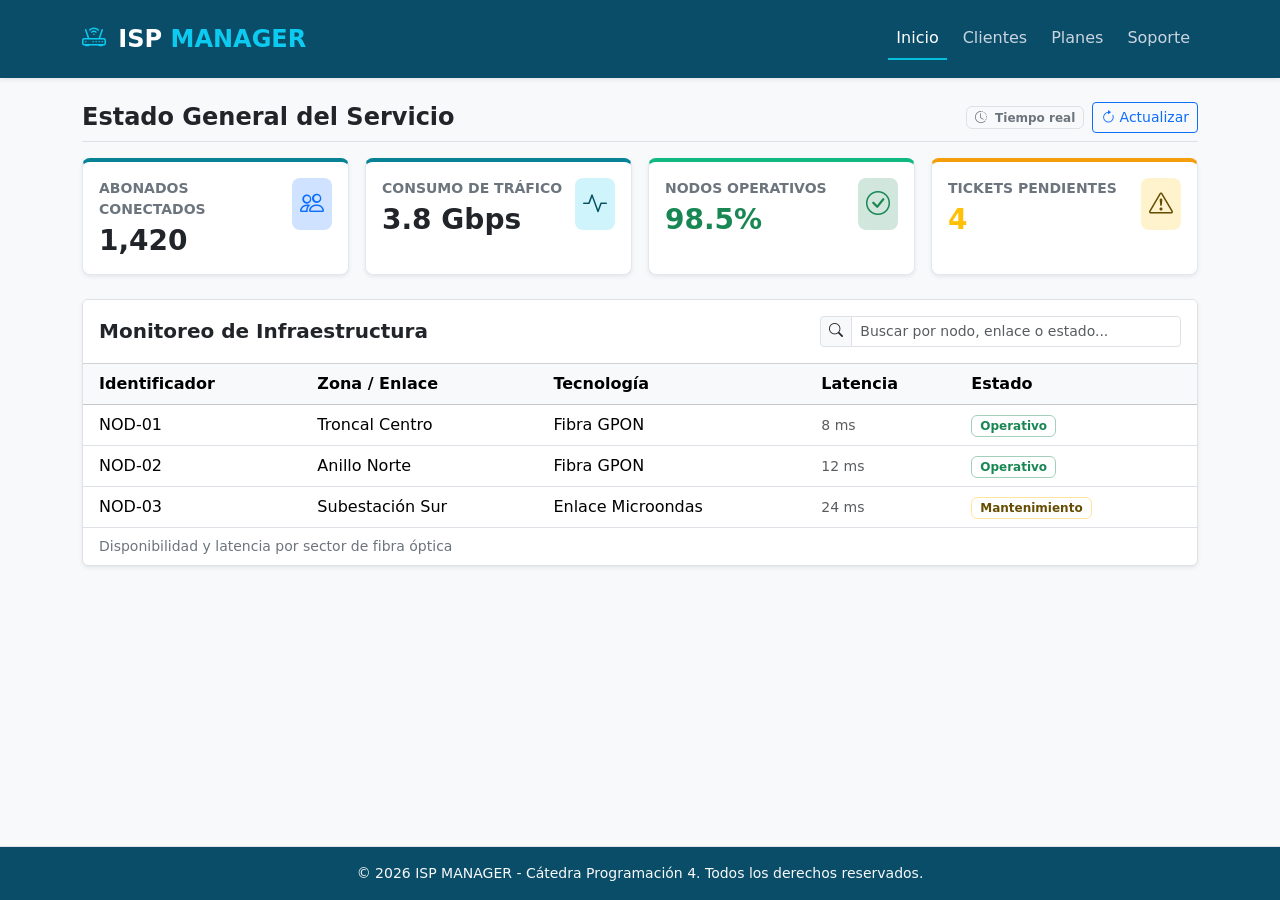
<file: index.html>
<!doctype html>
<html lang="es">
  <head>
    <meta charset="UTF-8" />
    <meta name="viewport" content="width=device-width, initial-scale=1.0" />

    <title>ISP MANAGER - Sistema de Gestión y Monitoreo de Red</title>
    <meta
      name="description"
      content="Panel de administración y monitoreo de infraestructura para proveedores de internet (ISP). Gestión de abonados, tráfico de red y estado de nodos."
    />
    <meta
      name="keywords"
      content="ISP MANAGER, gestion de redes, fibra optica, monitoreo de nodos, telecomunicaciones, panel isp"
    />
    <meta name="author" content="Eduardo Albarracín - Alexis Lencina" />

    <meta property="og:title" content="ISP MANAGER - Panel de Control" />
    <meta
      property="og:description"
      content="Administración integral de abonados y monitoreo en tiempo real de nodos de conectividad."
    />
    <meta property="og:type" content="website" />

    <!-- Bootstrap 5.3.3 CSS -->
    <link
      href="https://cdn.jsdelivr.net/npm/bootstrap@5.3.3/dist/css/bootstrap.min.css"
      rel="stylesheet"
      integrity="sha384-QWTKZyjpPEjISv5WaRU9OFeRpok6YctnYmDr5pNlyT2bRjXh0JMhjY6hW+ALEwIH"
      crossorigin="anonymous"
    />

    <!-- Bootstrap Icons -->
    <link
      rel="stylesheet"
      href="https://cdn.jsdelivr.net/npm/bootstrap-icons@1.11.3/font/bootstrap-icons.min.css"
    />

    <!-- Estilos locales -->
    <link rel="stylesheet" href="style.css" />
  </head>
  <body class="d-flex flex-column min-vh-100 bg-light">
    <!-- Navegación Principal -->
    <header>
      <nav
        class="navbar navbar-expand-lg navbar-dark bg-isp-primary shadow-sm py-3"
      >
        <div class="container">
          <a class="navbar-brand fw-bold fs-4" href="index.html">
            <i class="bi bi-router text-info me-1"></i> ISP
            <span class="text-info">MANAGER</span>
          </a>
          <button
            class="navbar-toggler"
            type="button"
            data-bs-toggle="collapse"
            data-bs-target="#navGlobal"
            aria-controls="navGlobal"
            aria-expanded="false"
            aria-label="Abrir navegación"
          >
            <span class="navbar-toggler-icon"></span>
          </button>
          <div class="collapse navbar-collapse" id="navGlobal">
            <ul class="navbar-nav ms-auto mb-2 mb-lg-0 gap-lg-2">
              <li class="nav-item">
                <a class="nav-link active" aria-current="page" href="index.html"
                  >Inicio</a
                >
              </li>
              <li class="nav-item">
                <a class="nav-link" href="clientes.html">Clientes</a>
              </li>
              <li class="nav-item">
                <a class="nav-link" href="planes.html">Planes</a>
              </li>
              <li class="nav-item">
                <a class="nav-link" href="soporte.html">Soporte</a>
              </li>
            </ul>
          </div>
        </div>
      </nav>
    </header>

    <!-- Contenido Principal -->
    <main class="container my-4 flex-grow-1">
      <!-- Métricas del Dashboard -->
      <section class="mb-4">
        <div
          class="d-flex flex-wrap align-items-center justify-content-between mb-3 border-bottom pb-2 gap-2"
        >
          <h2 class="h4 text-dark mb-0 fw-bold">Estado General del Servicio</h2>
          <div class="d-flex align-items-center gap-2">
            <span
              id="badge-tiempo-real"
              class="badge text-bg-light border text-secondary"
            >
              <i class="bi bi-clock-history me-1"></i> Tiempo real
            </span>
            <button
              id="btn-refrescar-metricas"
              class="btn btn-sm btn-outline-primary"
              title="Actualizar métricas"
            >
              <i class="bi bi-arrow-clockwise"></i> Actualizar
            </button>
          </div>
        </div>

        <div class="row g-3">
          <div class="col-12 col-sm-6 col-lg-3">
            <div class="card card-metric h-100 shadow-sm">
              <div class="card-body">
                <div class="d-flex justify-content-between align-items-start">
                  <div>
                    <p
                      class="text-secondary text-uppercase fw-semibold small mb-1"
                    >
                      Abonados Conectados
                    </p>
                    <h3 class="fw-bold mb-0 text-dark">1,420</h3>
                  </div>
                  <div class="bg-primary-subtle text-primary p-2 rounded-3">
                    <i class="bi bi-people fs-4"></i>
                  </div>
                </div>
              </div>
            </div>
          </div>

          <div class="col-12 col-sm-6 col-lg-3">
            <div class="card card-metric h-100 shadow-sm">
              <div class="card-body">
                <div class="d-flex justify-content-between align-items-start">
                  <div>
                    <p
                      class="text-secondary text-uppercase fw-semibold small mb-1"
                    >
                      Consumo de Tráfico
                    </p>
                    <h3 id="metrica-trafico" class="fw-bold mb-0 text-dark">
                      3.8 Gbps
                    </h3>
                  </div>
                  <div class="bg-info-subtle text-info-emphasis p-2 rounded-3">
                    <i class="bi bi-activity fs-4"></i>
                  </div>
                </div>
              </div>
            </div>
          </div>

          <div class="col-12 col-sm-6 col-lg-3">
            <div class="card card-metric border-ok h-100 shadow-sm">
              <div class="card-body">
                <div class="d-flex justify-content-between align-items-start">
                  <div>
                    <p
                      class="text-secondary text-uppercase fw-semibold small mb-1"
                    >
                      Nodos Operativos
                    </p>
                    <h3 class="fw-bold mb-0 text-success">98.5%</h3>
                  </div>
                  <div class="bg-success-subtle text-success p-2 rounded-3">
                    <i class="bi bi-check-circle fs-4"></i>
                  </div>
                </div>
              </div>
            </div>
          </div>

          <div class="col-12 col-sm-6 col-lg-3">
            <div class="card card-metric border-alert h-100 shadow-sm">
              <div class="card-body">
                <div class="d-flex justify-content-between align-items-start">
                  <div>
                    <p
                      class="text-secondary text-uppercase fw-semibold small mb-1"
                    >
                      Tickets Pendientes
                    </p>
                    <h3 class="fw-bold mb-0 text-warning">4</h3>
                  </div>
                  <div
                    class="bg-warning-subtle text-warning-emphasis p-2 rounded-3"
                  >
                    <i class="bi bi-exclamation-triangle fs-4"></i>
                  </div>
                </div>
              </div>
            </div>
          </div>
        </div>
      </section>

      <!-- Monitoreo de Infraestructura -->
      <section>
        <div class="card shadow-sm border">
          <div
            class="card-header bg-white py-3 d-flex flex-wrap justify-content-between align-items-center gap-2"
          >
            <h2 class="h5 mb-0 fw-bold text-dark">
              Monitoreo de Infraestructura
            </h2>
            <div class="col-12 col-md-4">
              <div class="input-group input-group-sm">
                <span class="input-group-text bg-light"
                  ><i class="bi bi-search"></i
                ></span>
                <input
                  type="search"
                  id="buscar-nodo"
                  class="form-control"
                  placeholder="Buscar por nodo, enlace o estado..."
                />
              </div>
            </div>
          </div>
          <div class="card-body p-0">
            <div class="table-responsive">
              <table class="table table-hover align-middle mb-0">
                <caption class="px-3 small text-secondary">
                  Disponibilidad y latencia por sector de fibra óptica
                </caption>
                <thead class="table-light">
                  <tr>
                    <th scope="col" class="ps-3">Identificador</th>
                    <th scope="col">Zona / Enlace</th>
                    <th scope="col">Tecnología</th>
                    <th scope="col">Latencia</th>
                    <th scope="col" class="pe-3">Estado</th>
                  </tr>
                </thead>
                <tbody id="tabla-nodos-body">
                  <tr>
                    <td class="ps-3 fw-medium">NOD-01</td>
                    <td>Troncal Centro</td>
                    <td>Fibra GPON</td>
                    <td><span class="text-muted small">8 ms</span></td>
                    <td class="pe-3">
                      <span
                        class="badge text-bg-success-subtle text-success border border-success-subtle px-2 py-1"
                        >Operativo</span
                      >
                    </td>
                  </tr>
                  <tr>
                    <td class="ps-3 fw-medium">NOD-02</td>
                    <td>Anillo Norte</td>
                    <td>Fibra GPON</td>
                    <td><span class="text-muted small">12 ms</span></td>
                    <td class="pe-3">
                      <span
                        class="badge text-bg-success-subtle text-success border border-success-subtle px-2 py-1"
                        >Operativo</span
                      >
                    </td>
                  </tr>
                  <tr>
                    <td class="ps-3 fw-medium">NOD-03</td>
                    <td>Subestación Sur</td>
                    <td>Enlace Microondas</td>
                    <td><span class="text-muted small">24 ms</span></td>
                    <td class="pe-3">
                      <span
                        class="badge text-bg-warning-subtle text-warning-emphasis border border-warning-subtle px-2 py-1"
                        >Mantenimiento</span
                      >
                    </td>
                  </tr>
                </tbody>
              </table>
            </div>
          </div>
        </div>
      </section>
    </main>

    <!-- Footer -->
    <footer class="bg-isp-primary text-secondary py-3 text-center border-top">
      <div class="container">
        <p class="mb-0 text-light small">
          &copy; 2026 ISP MANAGER - Cátedra Programación 4. Todos los derechos
          reservados.
        </p>
      </div>
    </footer>

    <!-- Bootstrap 5.3.3 JS Bundle -->
    <script
      src="https://cdn.jsdelivr.net/npm/bootstrap@5.3.3/dist/js/bootstrap.bundle.min.js"
      integrity="sha384-YvpcrYf0tY3lHB60NNkmXc5s9fDVZLESaAA55NDzOxhy9GkcIdslK1eN7N6jIeHz"
      crossorigin="anonymous"
    ></script>

    <!-- JavaScript del Proyecto (TP4) -->
    <script src="js/main.js"></script>
  </body>
</html>
</file>
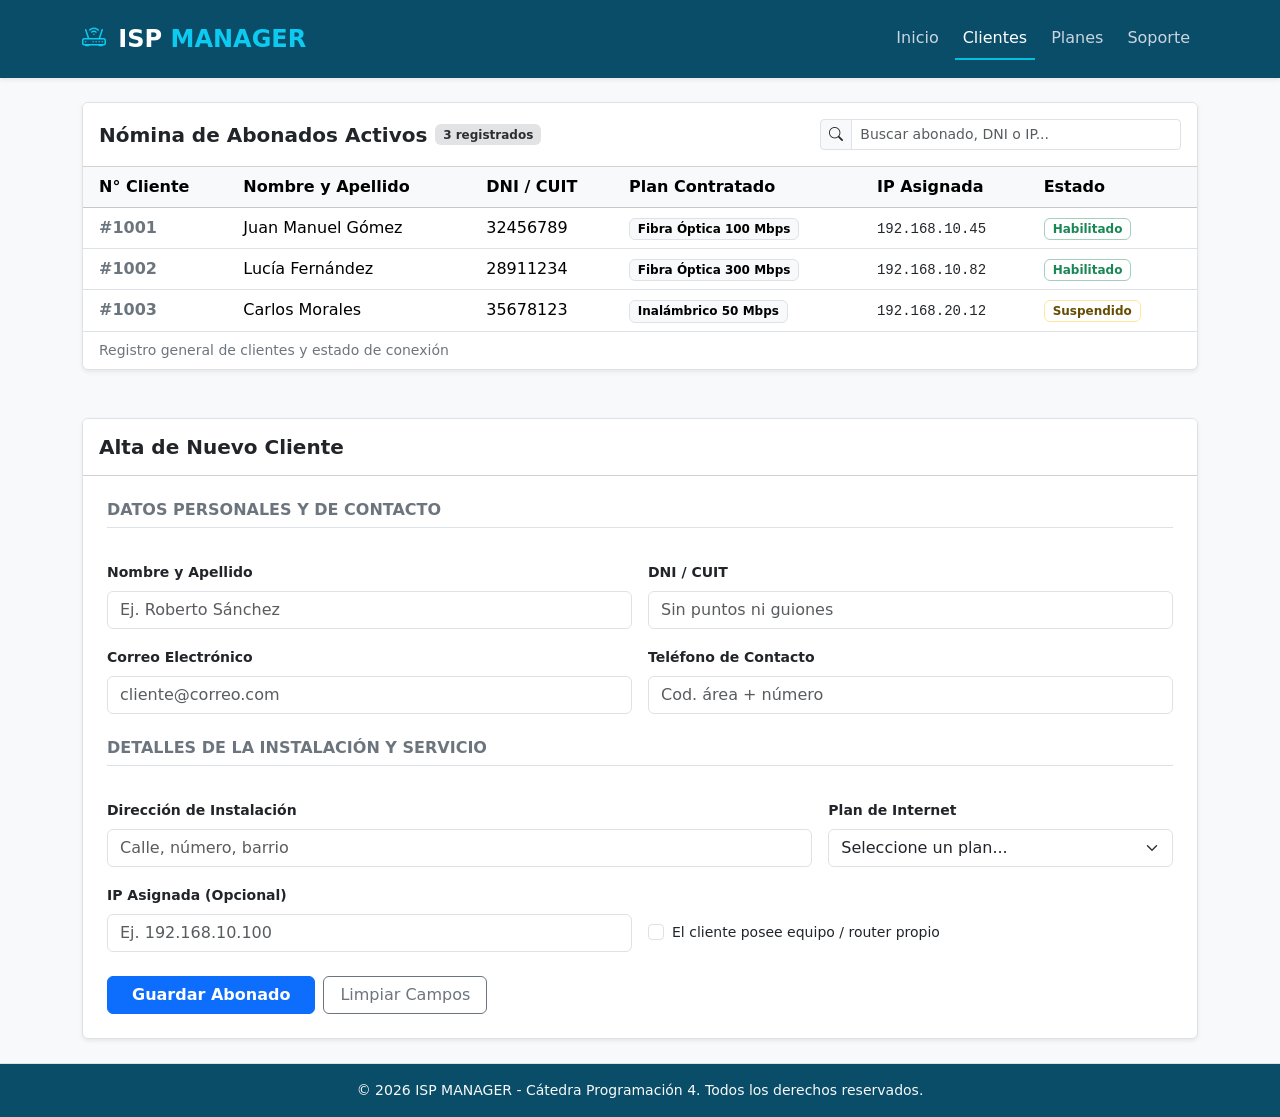
<file: clientes.html>
<!doctype html>
<html lang="es">
  <head>
    <meta charset="UTF-8" />
    <meta name="viewport" content="width=device-width, initial-scale=1.0" />
    <title>ISP MANAGER - Gestión de Clientes</title>
    <meta
      name="description"
      content="Nómina y registro de altas para clientes del sistema de gestión de ISP."
    />

    <!-- Bootstrap 5.3.3 CSS -->
    <link
      href="https://cdn.jsdelivr.net/npm/bootstrap@5.3.3/dist/css/bootstrap.min.css"
      rel="stylesheet"
      integrity="sha384-QWTKZyjpPEjISv5WaRU9OFeRpok6YctnYmDr5pNlyT2bRjXh0JMhjY6hW+ALEwIH"
      crossorigin="anonymous"
    />

    <!-- Bootstrap Icons -->
    <link
      rel="stylesheet"
      href="https://cdn.jsdelivr.net/npm/bootstrap-icons@1.11.3/font/bootstrap-icons.min.css"
    />

    <!-- Estilos locales -->
    <link rel="stylesheet" href="style.css" />
  </head>
  <body class="d-flex flex-column min-vh-100 bg-light">
    <!-- Navegación Principal -->
    <header>
      <nav
        class="navbar navbar-expand-lg navbar-dark bg-isp-primary shadow-sm py-3"
      >
        <div class="container">
          <a class="navbar-brand fw-bold fs-4" href="index.html">
            <i class="bi bi-router text-info me-1"></i> ISP
            <span class="text-info">MANAGER</span>
          </a>
          <button
            class="navbar-toggler"
            type="button"
            data-bs-toggle="collapse"
            data-bs-target="#navGlobal"
            aria-controls="navGlobal"
            aria-expanded="false"
            aria-label="Abrir navegación"
          >
            <span class="navbar-toggler-icon"></span>
          </button>
          <div class="collapse navbar-collapse" id="navGlobal">
            <ul class="navbar-nav ms-auto mb-2 mb-lg-0 gap-lg-2">
              <li class="nav-item">
                <a class="nav-link" href="index.html">Inicio</a>
              </li>
              <li class="nav-item">
                <a
                  class="nav-link active"
                  aria-current="page"
                  href="clientes.html"
                  >Clientes</a
                >
              </li>
              <li class="nav-item">
                <a class="nav-link" href="planes.html">Planes</a>
              </li>
              <li class="nav-item">
                <a class="nav-link" href="soporte.html">Soporte</a>
              </li>
            </ul>
          </div>
        </div>
      </nav>
    </header>

    <!-- Contenido Principal -->
    <main class="container my-4 flex-grow-1">
      <!-- Contenedor dinámico de alertas generado por JS -->
      <div id="alerta-cliente-contenedor"></div>

      <!-- Tabla de Clientes Activos -->
      <section class="mb-5">
        <div class="card shadow-sm border">
          <div
            class="card-header bg-white py-3 d-flex flex-wrap justify-content-between align-items-center gap-2"
          >
            <div class="d-flex align-items-center gap-2">
              <h2 class="h5 mb-0 fw-bold text-dark">
                Nómina de Abonados Activos
              </h2>
              <span
                id="contador-clientes"
                class="badge bg-secondary-subtle text-secondary-emphasis"
                >3 registrados</span
              >
            </div>
            <div class="col-12 col-md-4">
              <div class="input-group input-group-sm">
                <span class="input-group-text bg-light"
                  ><i class="bi bi-search"></i
                ></span>
                <input
                  type="search"
                  id="buscar-cliente"
                  class="form-control"
                  placeholder="Buscar abonado, DNI o IP..."
                />
              </div>
            </div>
          </div>
          <div class="card-body p-0">
            <div class="table-responsive">
              <table class="table table-hover align-middle mb-0">
                <caption class="px-3 small text-secondary">
                  Registro general de clientes y estado de conexión
                </caption>
                <thead class="table-light">
                  <tr>
                    <th scope="col" class="ps-3">N° Cliente</th>
                    <th scope="col">Nombre y Apellido</th>
                    <th scope="col">DNI / CUIT</th>
                    <th scope="col">Plan Contratado</th>
                    <th scope="col">IP Asignada</th>
                    <th scope="col" class="pe-3">Estado</th>
                  </tr>
                </thead>
                <tbody id="tabla-clientes-body">
                  <tr>
                    <td class="ps-3 fw-semibold text-secondary">#1001</td>
                    <td class="fw-medium">Juan Manuel Gómez</td>
                    <td>32456789</td>
                    <td>
                      <span class="badge text-bg-light border"
                        >Fibra Óptica 100 Mbps</span
                      >
                    </td>
                    <td><code class="text-dark">192.168.10.45</code></td>
                    <td class="pe-3">
                      <span
                        class="badge text-bg-success-subtle text-success border border-success-subtle px-2 py-1"
                        >Habilitado</span
                      >
                    </td>
                  </tr>
                  <tr>
                    <td class="ps-3 fw-semibold text-secondary">#1002</td>
                    <td class="fw-medium">Lucía Fernández</td>
                    <td>28911234</td>
                    <td>
                      <span class="badge text-bg-light border"
                        >Fibra Óptica 300 Mbps</span
                      >
                    </td>
                    <td><code class="text-dark">192.168.10.82</code></td>
                    <td class="pe-3">
                      <span
                        class="badge text-bg-success-subtle text-success border border-success-subtle px-2 py-1"
                        >Habilitado</span
                      >
                    </td>
                  </tr>
                  <tr>
                    <td class="ps-3 fw-semibold text-secondary">#1003</td>
                    <td class="fw-medium">Carlos Morales</td>
                    <td>35678123</td>
                    <td>
                      <span class="badge text-bg-light border"
                        >Inalámbrico 50 Mbps</span
                      >
                    </td>
                    <td><code class="text-dark">192.168.20.12</code></td>
                    <td class="pe-3">
                      <span
                        class="badge text-bg-warning-subtle text-warning-emphasis border border-warning-subtle px-2 py-1"
                        >Suspendido</span
                      >
                    </td>
                  </tr>
                </tbody>
              </table>
            </div>
          </div>
        </div>
      </section>

      <!-- Formulario de Alta de Cliente -->
      <section>
        <div class="card shadow-sm border">
          <div class="card-header bg-white py-3">
            <h2 class="h5 mb-0 fw-bold text-dark">Alta de Nuevo Cliente</h2>
          </div>
          <div class="card-body p-4">
            <form id="form-nuevo-cliente" action="#" method="post">
              <!-- Fieldset 1: Datos Personales -->
              <fieldset class="mb-4">
                <legend
                  class="h6 text-uppercase fw-bold text-secondary border-bottom pb-2 mb-3"
                >
                  Datos Personales y de Contacto
                </legend>
                <div class="row g-3">
                  <div class="col-12 col-md-6">
                    <label for="nombre" class="form-label fw-semibold small"
                      >Nombre y Apellido</label
                    >
                    <input
                      type="text"
                      class="form-control"
                      id="nombre"
                      name="nombre"
                      placeholder="Ej. Roberto Sánchez"
                      required
                    />
                  </div>
                  <div class="col-12 col-md-6">
                    <label for="dni" class="form-label fw-semibold small"
                      >DNI / CUIT</label
                    >
                    <input
                      type="number"
                      class="form-control"
                      id="dni"
                      name="dni"
                      placeholder="Sin puntos ni guiones"
                      required
                    />
                  </div>
                  <div class="col-12 col-md-6">
                    <label for="email" class="form-label fw-semibold small"
                      >Correo Electrónico</label
                    >
                    <input
                      type="email"
                      class="form-control"
                      id="email"
                      name="email"
                      placeholder="cliente@correo.com"
                      required
                    />
                  </div>
                  <div class="col-12 col-md-6">
                    <label for="telefono" class="form-label fw-semibold small"
                      >Teléfono de Contacto</label
                    >
                    <input
                      type="tel"
                      class="form-control"
                      id="telefono"
                      name="telefono"
                      placeholder="Cod. área + número"
                    />
                  </div>
                </div>
              </fieldset>

              <!-- Fieldset 2: Detalles del Servicio -->
              <fieldset class="mb-4">
                <legend
                  class="h6 text-uppercase fw-bold text-secondary border-bottom pb-2 mb-3"
                >
                  Detalles de la Instalación y Servicio
                </legend>
                <div class="row g-3">
                  <div class="col-12 col-md-8">
                    <label for="direccion" class="form-label fw-semibold small"
                      >Dirección de Instalación</label
                    >
                    <input
                      type="text"
                      class="form-control"
                      id="direccion"
                      name="direccion"
                      placeholder="Calle, número, barrio"
                      required
                    />
                  </div>
                  <div class="col-12 col-md-4">
                    <label for="plan" class="form-label fw-semibold small"
                      >Plan de Internet</label
                    >
                    <select class="form-select" id="plan" name="plan" required>
                      <option value="" disabled selected>
                        Seleccione un plan...
                      </option>
                      <option value="fibra_100">Fibra Óptica 100 Mbps</option>
                      <option value="fibra_300">Fibra Óptica 300 Mbps</option>
                      <option value="fibra_600">Fibra Óptica 600 Mbps</option>
                      <option value="radio_50">
                        Enlace Inalámbrico 50 Mbps
                      </option>
                    </select>
                  </div>
                  <div class="col-12 col-md-6">
                    <label for="ip" class="form-label fw-semibold small"
                      >IP Asignada (Opcional)</label
                    >
                    <input
                      type="text"
                      class="form-control"
                      id="ip"
                      name="ip"
                      placeholder="Ej. 192.168.10.100"
                    />
                  </div>
                  <div class="col-12 col-md-6 d-flex align-items-end">
                    <div class="form-check mb-2">
                      <input
                        class="form-check-input"
                        type="checkbox"
                        id="router_propio"
                        name="router_propio"
                        value="si"
                      />
                      <label class="form-check-label small" for="router_propio">
                        El cliente posee equipo / router propio
                      </label>
                    </div>
                  </div>
                </div>
              </fieldset>

              <!-- Acciones -->
              <div class="d-flex gap-2">
                <button type="submit" class="btn btn-primary px-4 fw-semibold">
                  Guardar Abonado
                </button>
                <button type="reset" class="btn btn-outline-secondary px-3">
                  Limpiar Campos
                </button>
              </div>
            </form>
          </div>
        </div>
      </section>
    </main>

    <!-- Footer -->
    <footer class="bg-isp-primary text-secondary py-3 text-center border-top">
      <div class="container">
        <p class="mb-0 text-light small">
          &copy; 2026 ISP MANAGER - Cátedra Programación 4. Todos los derechos
          reservados.
        </p>
      </div>
    </footer>

    <!-- Bootstrap 5.3.3 JS Bundle -->
    <script
      src="https://cdn.jsdelivr.net/npm/bootstrap@5.3.3/dist/js/bootstrap.bundle.min.js"
      integrity="sha384-YvpcrYf0tY3lHB60NNkmXc5s9fDVZLESaAA55NDzOxhy9GkcIdslK1eN7N6jIeHz"
      crossorigin="anonymous"
    ></script>

    <!-- JavaScript del Proyecto (TP4) -->
    <script src="js/main.js"></script>
  </body>
</html>
</file>
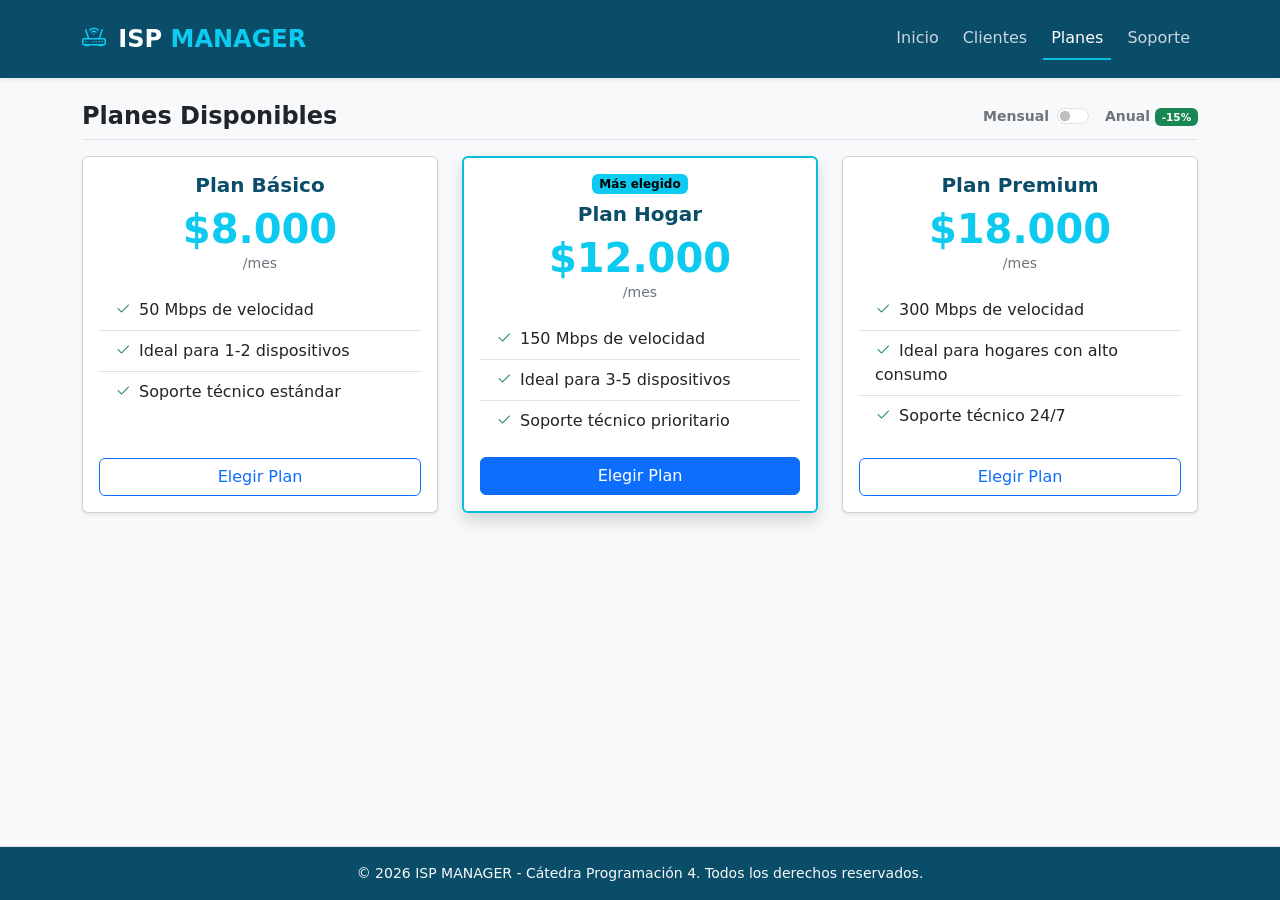
<file: planes.html>
<!doctype html>
<html lang="es">
  <head>
    <meta charset="UTF-8" />
    <meta name="viewport" content="width=device-width, initial-scale=1.0" />

    <title>ISP MANAGER - Planes Disponibles</title>
    <meta
      name="description"
      content="Conocé los planes de conectividad disponibles para tus clientes ISP: velocidades, precios y características."
    />
    <meta name="author" content="Eduardo Albarracín - Alexis Lencina" />

    <!-- Bootstrap 5.3.3 CSS -->
    <link
  href="https://cdn.jsdelivr.net/npm/bootstrap@5.3.3/dist/css/bootstrap.min.css"
  rel="stylesheet"
  crossorigin="anonymous"
    />

    <!-- Bootstrap Icons -->
    <link
      rel="stylesheet"
      href="https://cdn.jsdelivr.net/npm/bootstrap-icons@1.11.3/font/bootstrap-icons.min.css"
    />

    <!-- Estilos locales -->
    <link rel="stylesheet" href="style.css" />
  </head>
  <body class="d-flex flex-column min-vh-100 bg-light">
    <header>
      <nav
        class="navbar navbar-expand-lg navbar-dark bg-isp-primary shadow-sm py-3"
      >
        <div class="container">
          <a class="navbar-brand fw-bold fs-4" href="index.html">
            <i class="bi bi-router text-info me-1"></i> ISP
            <span class="text-info">MANAGER</span>
          </a>
          <button
            class="navbar-toggler"
            type="button"
            data-bs-toggle="collapse"
            data-bs-target="#navGlobal"
            aria-controls="navGlobal"
            aria-expanded="false"
            aria-label="Abrir navegación"
          >
            <span class="navbar-toggler-icon"></span>
          </button>
          <div class="collapse navbar-collapse" id="navGlobal">
            <ul class="navbar-nav ms-auto mb-2 mb-lg-0 gap-lg-2">
              <li class="nav-item">
                <a class="nav-link" href="index.html">Inicio</a>
              </li>
              <li class="nav-item">
                <a class="nav-link" href="clientes.html">Clientes</a>
              </li>
              <li class="nav-item">
                <a class="nav-link active" aria-current="page" href="planes.html"
                  >Planes</a
                >
              </li>
              <li class="nav-item">
                <a class="nav-link" href="soporte.html">Soporte</a>
              </li>
            </ul>
          </div>
        </div>
      </nav>
    </header>

    <main class="container my-4 flex-grow-1">
      <section>
        <div
          class="d-flex flex-wrap align-items-center justify-content-between mb-3 border-bottom pb-2 gap-2"
        >
          <h2 class="h4 text-dark mb-0 fw-bold">Planes Disponibles</h2>

          <!-- Toggle de facturación -->
          <div class="d-flex align-items-center gap-2">
            <span class="small fw-semibold text-secondary">Mensual</span>
            <div class="form-check form-switch mb-0">
              <input
                class="form-check-input"
                type="checkbox"
                role="switch"
                id="toggle-facturacion"
              />
            </div>
            <span class="small fw-semibold text-secondary"
              >Anual <span class="badge text-bg-success">-15%</span></span
            >
          </div>
        </div>

        <div id="alerta-plan-contenedor"></div>

        <div class="row g-4">
          <div class="col-12 col-md-6 col-lg-4">
            <div
              class="card plan-card h-100 shadow-sm text-center"
              data-plan="Básico"
              data-precio-mensual="8000"
              data-precio-anual="6800"
            >
              <div class="card-body d-flex flex-column">
                <h3 class="h5 fw-bold text-isp-primary">Plan Básico</h3>
                <p class="display-6 fw-bold text-info mb-0 precio-plan">
                  $8.000
                </p>
                <p class="text-secondary small mb-3">/mes</p>
                <ul class="list-group list-group-flush text-start mb-3">
                  <li class="list-group-item">
                    <i class="bi bi-check2 text-success me-2"></i>50 Mbps de
                    velocidad
                  </li>
                  <li class="list-group-item">
                    <i class="bi bi-check2 text-success me-2"></i>Ideal para
                    1-2 dispositivos
                  </li>
                  <li class="list-group-item">
                    <i class="bi bi-check2 text-success me-2"></i>Soporte
                    técnico estándar
                  </li>
                </ul>
                <button class="btn btn-outline-primary mt-auto btn-elegir-plan">
                  Elegir Plan
                </button>
              </div>
            </div>
          </div>

          <div class="col-12 col-md-6 col-lg-4">
            <div
              class="card plan-card plan-destacado h-100 shadow border-0 text-center"
              data-plan="Hogar"
              data-precio-mensual="12000"
              data-precio-anual="10200"
            >
              <div class="card-body d-flex flex-column">
                <span class="badge text-bg-info align-self-center mb-2"
                  >Más elegido</span
                >
                <h3 class="h5 fw-bold text-isp-primary">Plan Hogar</h3>
                <p class="display-6 fw-bold text-info mb-0 precio-plan">
                  $12.000
                </p>
                <p class="text-secondary small mb-3">/mes</p>
                <ul class="list-group list-group-flush text-start mb-3">
                  <li class="list-group-item">
                    <i class="bi bi-check2 text-success me-2"></i>150 Mbps de
                    velocidad
                  </li>
                  <li class="list-group-item">
                    <i class="bi bi-check2 text-success me-2"></i>Ideal para
                    3-5 dispositivos
                  </li>
                  <li class="list-group-item">
                    <i class="bi bi-check2 text-success me-2"></i>Soporte
                    técnico prioritario
                  </li>
                </ul>
                <button class="btn btn-primary mt-auto btn-elegir-plan">
                  Elegir Plan
                </button>
              </div>
            </div>
          </div>

          <div class="col-12 col-md-6 col-lg-4">
            <div
              class="card plan-card h-100 shadow-sm text-center"
              data-plan="Premium"
              data-precio-mensual="18000"
              data-precio-anual="15300"
            >
              <div class="card-body d-flex flex-column">
                <h3 class="h5 fw-bold text-isp-primary">Plan Premium</h3>
                <p class="display-6 fw-bold text-info mb-0 precio-plan">
                  $18.000
                </p>
                <p class="text-secondary small mb-3">/mes</p>
                <ul class="list-group list-group-flush text-start mb-3">
                  <li class="list-group-item">
                    <i class="bi bi-check2 text-success me-2"></i>300 Mbps de
                    velocidad
                  </li>
                  <li class="list-group-item">
                    <i class="bi bi-check2 text-success me-2"></i>Ideal para
                    hogares con alto consumo
                  </li>
                  <li class="list-group-item">
                    <i class="bi bi-check2 text-success me-2"></i>Soporte
                    técnico 24/7
                  </li>
                </ul>
                <button class="btn btn-outline-primary mt-auto btn-elegir-plan">
                  Elegir Plan
                </button>
              </div>
            </div>
          </div>
        </div>
      </section>
    </main>

    <footer class="bg-isp-primary text-secondary py-3 text-center border-top">
      <div class="container">
        <p class="mb-0 text-light small">
          &copy; 2026 ISP MANAGER - Cátedra Programación 4. Todos los derechos
          reservados.
        </p>
      </div>
    </footer>

    <script
      src="https://cdn.jsdelivr.net/npm/bootstrap@5.3.3/dist/js/bootstrap.bundle.min.js"
      integrity="sha384-YvpcrYf0tY3lHB60NNkmXc5s9fDVZLESaAA55NDzOxhy9GkcIdslK1eN7N6jIeHz"
      crossorigin="anonymous"
    ></script>
    <!-- JavaScript propio -->
    <script src="js/main.js"></script>
  </body>
</html>
</file>
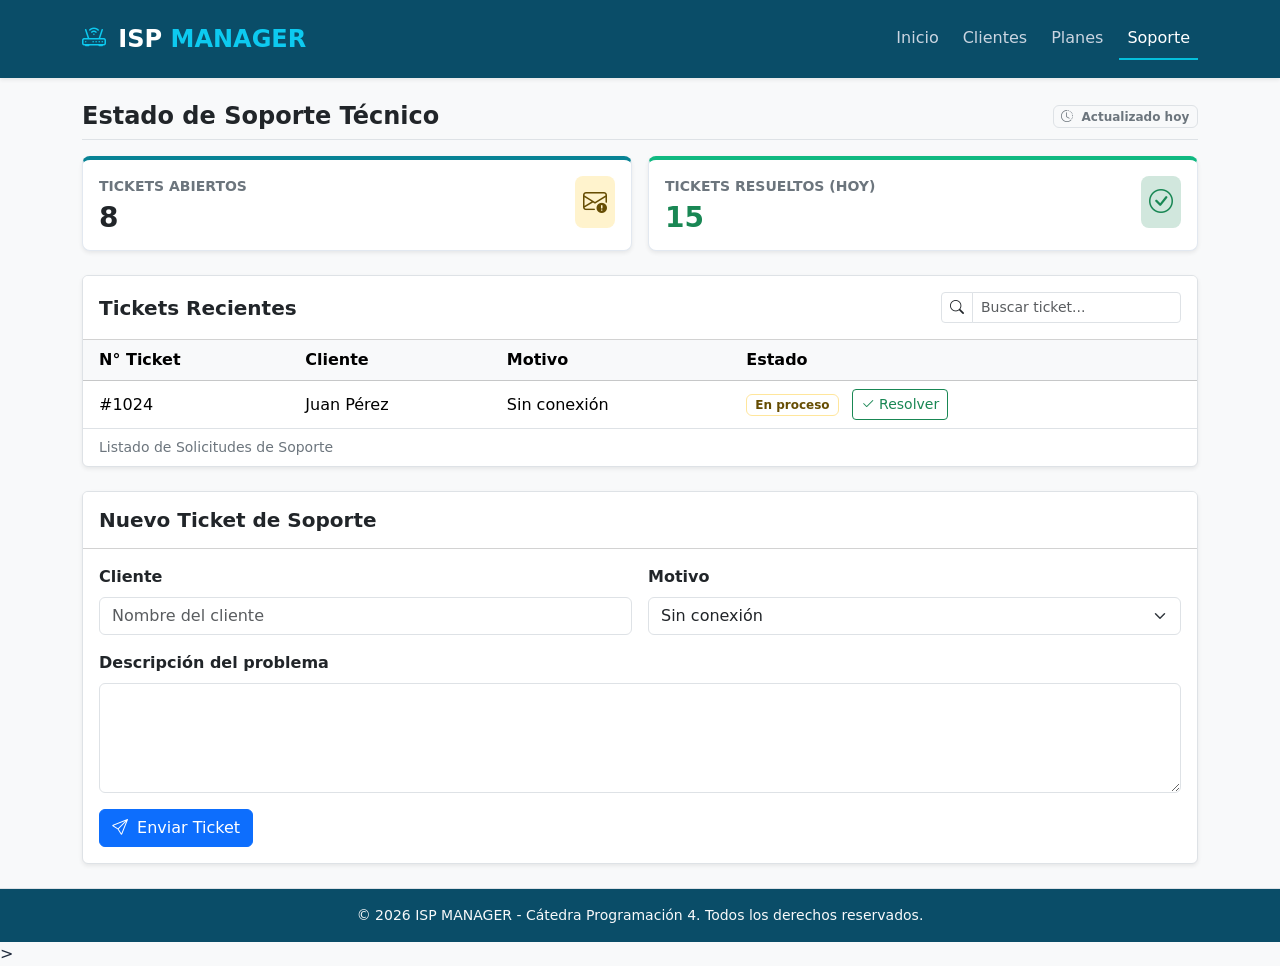
<file: soporte.html>
<!doctype html>
<html lang="es">
  <head>
    <meta charset="UTF-8" />
    <meta name="viewport" content="width=device-width, initial-scale=1.0" />

    <title>ISP MANAGER - Soporte Técnico</title>
    <meta
      name="description"
      content="Gestión de tickets de soporte técnico para clientes ISP: creación, seguimiento y resolución de incidencias."
    />
    <meta name="author" content="Eduardo Albarracín - Alexis Lencina" />

    <!-- Bootstrap 5.3.3 CSS -->
    <link
  href="https://cdn.jsdelivr.net/npm/bootstrap@5.3.3/dist/css/bootstrap.min.css"
  rel="stylesheet"
  crossorigin="anonymous"
    />

    <!-- Bootstrap Icons -->
    <link
      rel="stylesheet"
      href="https://cdn.jsdelivr.net/npm/bootstrap-icons@1.11.3/font/bootstrap-icons.min.css"
    />

    <!-- Estilos locales -->
    <link rel="stylesheet" href="style.css" />
  </head>
  <body class="d-flex flex-column min-vh-100 bg-light">
    <!-- Navegación Principal -->
    <header>
      <nav
        class="navbar navbar-expand-lg navbar-dark bg-isp-primary shadow-sm py-3"
      >
        <div class="container">
          <a class="navbar-brand fw-bold fs-4" href="index.html">
            <i class="bi bi-router text-info me-1"></i> ISP
            <span class="text-info">MANAGER</span>
          </a>
          <button
            class="navbar-toggler"
            type="button"
            data-bs-toggle="collapse"
            data-bs-target="#navGlobal"
            aria-controls="navGlobal"
            aria-expanded="false"
            aria-label="Abrir navegación"
          >
            <span class="navbar-toggler-icon"></span>
          </button>
          <div class="collapse navbar-collapse" id="navGlobal">
            <ul class="navbar-nav ms-auto mb-2 mb-lg-0 gap-lg-2">
              <li class="nav-item">
                <a class="nav-link" href="index.html">Inicio</a>
              </li>
              <li class="nav-item">
                <a class="nav-link" href="clientes.html">Clientes</a>
              </li>
              <li class="nav-item">
                <a class="nav-link" href="planes.html">Planes</a>
              </li>
              <li class="nav-item">
                <a class="nav-link active" aria-current="page" href="soporte.html"
                  >Soporte</a
                >
              </li>
            </ul>
          </div>
        </div>
      </nav>
    </header>

    <!-- Contenido Principal -->
    <main class="container my-4 flex-grow-1">
      <!-- Resumen de soporte -->
      <section class="mb-4">
        <div
          class="d-flex align-items-center justify-content-between mb-3 border-bottom pb-2"
        >
          <h2 class="h4 text-dark mb-0 fw-bold">Estado de Soporte Técnico</h2>
          <span class="badge text-bg-light border text-secondary"
            ><i class="bi bi-clock-history me-1"></i> Actualizado hoy</span
          >
        </div>

        <div class="row g-3">
          <div class="col-12 col-sm-6">
            <div class="card card-metric h-100 shadow-sm">
              <div class="card-body">
                <div class="d-flex justify-content-between align-items-start">
                  <div>
                    <p
                      class="text-secondary text-uppercase fw-semibold small mb-1"
                    >
                      Tickets Abiertos
                    </p>
                    <h3 class="fw-bold mb-0 text-dark" id="contador-tickets-abiertos">
                      8
                    </h3>
                  </div>
                  <div
                    class="bg-warning-subtle text-warning-emphasis p-2 rounded-3"
                  >
                    <i class="bi bi-envelope-exclamation fs-4"></i>
                  </div>
                </div>
              </div>
            </div>
          </div>

          <div class="col-12 col-sm-6">
            <div class="card card-metric border-ok h-100 shadow-sm">
              <div class="card-body">
                <div class="d-flex justify-content-between align-items-start">
                  <div>
                    <p
                      class="text-secondary text-uppercase fw-semibold small mb-1"
                    >
                      Tickets Resueltos (hoy)
                    </p>
                    <h3 class="fw-bold mb-0 text-success" id="contador-tickets-resueltos">
                      15
                    </h3>
                  </div>
                  <div class="bg-success-subtle text-success p-2 rounded-3">
                    <i class="bi bi-check-circle fs-4"></i>
                  </div>
                </div>
              </div>
            </div>
          </div>
        </div>
      </section>

      <!-- Tabla de tickets -->
      <section class="mb-4">
        <div class="card shadow-sm border">
          <div
            class="card-header bg-white py-3 d-flex flex-wrap justify-content-between align-items-center gap-2"
          >
            <h2 class="h5 mb-0 fw-bold text-dark">Tickets Recientes</h2>
            <div class="input-group input-group-sm" style="max-width: 240px">
              <span class="input-group-text bg-white"
                ><i class="bi bi-search"></i
              ></span>
              <input
                type="text"
                class="form-control"
                id="buscar-ticket"
                placeholder="Buscar ticket..."
              />
            </div>
          </div>
          <div class="card-body p-0">
            <div class="table-responsive">
              <table class="table table-hover align-middle mb-0">
                <caption class="px-3 small text-secondary">
                  Listado de Solicitudes de Soporte
                </caption>
                <thead class="table-light">
                  <tr>
                    <th scope="col" class="ps-3">N° Ticket</th>
                    <th scope="col">Cliente</th>
                    <th scope="col">Motivo</th>
                    <th scope="col" class="pe-3">Estado</th>
                  </tr>
                </thead>
                <tbody id="tabla-tickets-body">
                  <tr>
                    <td class="ps-3 fw-medium">#1024</td>
                    <td>Juan Pérez</td>
                    <td>Sin conexión</td>
                    <td class="pe-3">
                      <span
                        class="badge text-bg-warning-subtle text-warning-emphasis border border-warning-subtle px-2 py-1"
                        >En proceso</span
                      >
                      <button
                        type="button"
                        class="btn btn-sm btn-outline-success ms-2 btn-resolver-ticket"
                      >
                        <i class="bi bi-check2"></i> Resolver
                      </button>
                    </td>
                  </tr>
                </tbody>
              </table>
            </div>
          </div>
        </div>
      </section>

      <!-- Nuevo ticket -->
      <section>
        <div class="card shadow-sm border">
          <div class="card-header bg-white py-3">
            <h2 class="h5 mb-0 fw-bold text-dark">Nuevo Ticket de Soporte</h2>
          </div>
          <div class="card-body">
            <div id="alerta-ticket-contenedor"></div>
            <form id="form-nuevo-ticket" action="#" method="post" class="row g-3">
              <div class="col-12 col-md-6">
                <label for="cliente" class="form-label fw-semibold"
                  >Cliente</label
                >
                <input
                  type="text"
                  class="form-control"
                  id="cliente"
                  name="cliente"
                  placeholder="Nombre del cliente"
                  required
                />
              </div>
              <div class="col-12 col-md-6">
                <label for="motivo" class="form-label fw-semibold">Motivo</label>
                <select id="motivo" name="motivo" class="form-select">
                  <option value="sin-conexion">Sin conexión</option>
                  <option value="lentitud">Lentitud de red</option>
                  <option value="facturacion">Consulta de facturación</option>
                  <option value="otro">Otro</option>
                </select>
              </div>
              <div class="col-12">
                <label for="descripcion" class="form-label fw-semibold"
                  >Descripción del problema</label
                >
                <textarea
                  class="form-control"
                  id="descripcion"
                  name="descripcion"
                  rows="4"
                ></textarea>
              </div>
              <div class="col-12">
                <button type="submit" class="btn btn-primary">
                  <i class="bi bi-send me-1"></i> Enviar Ticket
                </button>
              </div>
            </form>
          </div>
        </div>
      </section>
    </main>

    <!-- Footer -->
    <footer class="bg-isp-primary text-secondary py-3 text-center border-top">
      <div class="container">
        <p class="mb-0 text-light small">
          &copy; 2026 ISP MANAGER - Cátedra Programación 4. Todos los derechos
          reservados.
        </p>
      </div>
    </footer>

    <!-- Bootstrap 5.3.3 JS Bundle -->
    <script
  src="https://cdn.jsdelivr.net/npm/bootstrap@5.3.3/dist/js/bootstrap.bundle.min.js"
  crossorigin="anonymous"
></script>
    ></script>
    <!-- JavaScript propio -->
    <script src="js/main.js"></script>
  </body>
</html>
</file>
<file: style.css>
/*
:root {
  --color-primary: #0a4d68;
  --color-primario: #0a4d68;
  --color-secondary: #088395;
  --color-panel: #088395;
  --color-accent: #05bfdb;
  --color-acento: #05bfdb;
  --color-fibra: #10b981;
  --color-alerta: #f59e0b;
  --color-bg: #f4f6f7;
  --color-fondo: #f4f6f7;
  --color-white: #ffffff;
  --color-tarjeta: #ffffff;
  --color-text: #1e1e1e;
  --color-texto: #1e1e1e;
  --color-texto-suave: #64748b;
  --color-borde: #dddddd;

  --font-main: 'Segoe UI', system-ui, Arial, sans-serif;
  --fuente-base: 'Segoe UI', system-ui, Arial, sans-serif;
  --spacing-sm: 0.5rem;
  --espaciado-pequeno: 0.5rem;
  --spacing-md: 1rem;
  --espaciado-medio: 1rem;
  --spacing-lg: 2rem;
  --espaciado-grande: 2rem;
  --radio-borde: 8px;
  --sombra-suave: 0 2px 6px rgba(0, 0, 0, 0.12);
}

* {
  margin: 0;
  padding: 0;
  box-sizing: border-box;
}

html {
  font-size: 62.5%;
}

body {
  font-family: var(--font-main);
  font-size: 1.6rem;
  line-height: 1.6;
  background-color: var(--color-bg);
  color: var(--color-text);
  min-height: 100vh;
  display: flex;
  flex-direction: column;
}

header,
.header-principal {
  background-color: var(--color-primary);
  color: var(--color-white);
  padding: var(--spacing-md) var(--spacing-lg);
  box-shadow: var(--sombra-suave);
}

.header-contenedor {
  max-width: 1200px;
  margin: 0 auto;
  display: flex;
  justify-content: space-between;
  align-items: center;
  flex-wrap: wrap;
  gap: var(--spacing-md);
}

header h1,
.logo-titulo {
  font-size: 2.2rem;
  font-weight: 700;
  letter-spacing: 0.5px;
}

.logo-titulo span {
  color: var(--color-accent);
}

nav ul,
.nav-menu ul {
  display: flex;
  list-style: none;
  gap: var(--spacing-md);
}

nav a,
.nav-menu a {
  color: #e0f2fe;
  text-decoration: none;
  font-size: 1.5rem;
  font-weight: 500;
  padding: var(--spacing-sm) var(--spacing-md);
  border-radius: var(--radio-borde);
  transition: all 0.2s ease-in-out;
}

nav a:hover,
nav a.nav-activo,
.nav-menu a:hover,
.nav-menu a.nav-activo {
  color: #ffffff;
  background-color: var(--color-secondary);
  border-bottom: 2px solid var(--color-accent);
}

main,
.main-contenedor {
  max-width: 1200px;
  width: 90vw;
  margin: var(--spacing-lg) auto;
  flex: 1;
}

section {
  background-color: var(--color-white);
  border: 1px solid var(--color-borde);
  border-radius: var(--radio-borde);
  box-shadow: var(--sombra-suave);
  padding: var(--spacing-lg);
  margin-bottom: var(--spacing-lg);
}

section h2,
h2 {
  font-size: 2rem;
  color: var(--color-primary);
  margin-bottom: var(--spacing-md);
  border-bottom: 2px solid var(--color-accent);
  border-left: 4px solid var(--color-fibra);
  padding: var(--spacing-sm) 0 var(--spacing-sm) var(--spacing-sm);
}

dl,
.grid-metricas {
  display: grid;
  grid-template-columns: repeat(auto-fit, minmax(200px, 1fr));
  gap: var(--spacing-md);
}

.tarjeta-metrica {
  background-color: var(--color-tarjeta);
  border: 1px solid var(--color-borde);
  border-radius: var(--radio-borde);
  padding: var(--spacing-md);
  border-top: 3px solid var(--color-accent);
}

dl dt,
.tarjeta-metrica dt {
  font-size: 1.3rem;
  color: var(--color-secondary);
  text-transform: uppercase;
  font-weight: 700;
  margin-bottom: var(--spacing-sm);
}

dl dd,
.tarjeta-metrica dd {
  font-size: 2.4rem;
  font-weight: 700;
  color: var(--color-primary);
}

.estado-ok { color: var(--color-fibra); }
.estado-alerta { color: var(--color-alerta); }

.tabla-contenedor {
  overflow-x: auto;
}

table {
  width: 100%;
  border-collapse: collapse;
  margin-top: var(--spacing-sm);
}

caption {
  font-size: 1.3rem;
  color: var(--color-secondary);
  padding: var(--spacing-sm);
  text-align: left;
  font-style: italic;
  font-weight: bold;
}

th, td {
  padding: var(--spacing-sm) var(--spacing-md);
  border: 1px solid var(--color-borde);
  text-align: left;
  font-size: 1.4rem;
}

th {
  background-color: var(--color-primary);
  color: var(--color-white);
  font-weight: 600;
}

tr:nth-child(even) {
  background-color: #f8fafc;
}

.badge {
  display: inline-block;
  padding: 0.4rem 0.8rem;
  font-size: 1.2rem;
  font-weight: 600;
  border-radius: 2rem;
}

.badge-activo {
  background-color: rgba(16, 185, 129, 0.15);
  color: #065f46;
}

.badge-alerta {
  background-color: rgba(245, 158, 11, 0.15);
  color: #92400e;
}

.planes-grid {
  display: grid;
  grid-template-columns: repeat(auto-fit, minmax(250px, 1fr));
  gap: var(--spacing-lg);
}

.plan-card {
  border: 1px solid var(--color-borde);
  border-radius: var(--radio-borde);
  padding: var(--spacing-lg);
  text-align: center;
  background-color: var(--color-white);
  transition: transform 0.2s ease, box-shadow 0.2s ease;
}

.plan-card:hover {
  transform: translateY(-5px);
  box-shadow: 0 6px 14px rgba(10, 77, 104, 0.15);
}

.plan-card h3 {
  color: var(--color-primary);
  margin-bottom: var(--spacing-sm);
  font-size: 1.8rem;
}

.plan-card .precio {
  font-size: 2.2rem;
  color: var(--color-accent);
  font-weight: bold;
  margin-bottom: var(--spacing-md);
}

.plan-card .precio span {
  font-size: 1.2rem;
  color: var(--color-text);
  font-weight: normal;
}

.plan-card ul {
  list-style: none;
  text-align: left;
  font-size: 1.4rem;
}

.plan-card ul li {
  padding: var(--spacing-sm) 0;
  border-bottom: 1px solid #f1f5f9;
}

.plan-card ul li:last-child {
  border-bottom: none;
}

form {
  display: flex;
  flex-direction: column;
  gap: var(--spacing-md);
}

fieldset {
  border: 1px solid var(--color-borde);
  border-radius: var(--radio-borde);
  padding: var(--spacing-md);
}

legend {
  font-size: 1.5rem;
  font-weight: 600;
  color: var(--color-primary);
  padding: 0 var(--spacing-sm);
}

.grupo-campo {
  margin-bottom: var(--spacing-sm);
}

label {
  display: block;
  font-size: 1.4rem;
  font-weight: 600;
  margin-bottom: 0.4rem;
}

input, select, textarea {
  width: 100%;
  padding: var(--spacing-sm) var(--spacing-md);
  border: 1px solid var(--color-borde);
  border-radius: var(--radio-borde);
  font-family: inherit;
  font-size: 1.4rem;
  background-color: #ffffff;
}

input:focus, select:focus, textarea:focus {
  outline: none;
  border-color: var(--color-accent);
}

button,
input[type="submit"],
input[type="reset"] {
  background-color: var(--color-accent);
  color: var(--color-white);
  border: none;
  padding: var(--spacing-sm) var(--spacing-lg);
  border-radius: var(--radio-borde);
  cursor: pointer;
  font-weight: bold;
  font-size: 1.4rem;
  align-self: flex-start;
  transition: opacity 0.2s ease;
}

input[type="submit"] { background-color: var(--color-primary); }
input[type="reset"] { background-color: #94a3b8; color: #ffffff; }

button:hover,
input[type="submit"]:hover,
input[type="reset"]:hover {
  opacity: 0.9;
}

.acciones-formulario {
  display: flex;
  gap: var(--spacing-md);
}

footer,
.footer-principal {
  background-color: var(--color-primary);
  color: #cbd5e1;
  text-align: center;
  padding: var(--spacing-md);
  font-size: 1.4rem;
  margin-top: auto;
}

@media (max-width: 768px) {
  .header-contenedor {
    flex-direction: column;
    text-align: center;
  }

  nav ul,
  .nav-menu ul {
    flex-direction: column;
    gap: var(--spacing-sm);
    width: 100%;
  }

  dl,
  .grid-metricas,
  .planes-grid {
    grid-template-columns: 1fr;
  }

  main,
  .main-contenedor {
    width: 95vw;
    padding: var(--spacing-md);
  }

  .acciones-formulario {
    flex-direction: column;
  }
}

@media (max-width: 480px) {
  header h1,
  .logo-titulo {
    font-size: 1.6rem;
  }

  table, th, td {
    font-size: 1.2rem;
    padding: 0.6rem;
  }

  button,
  input[type="submit"],
  input[type="reset"] {
    width: 100%;
  }
}
  */
:root {
  --isp-primary: #0a4d68;
  --isp-secondary: #088395;
  --isp-accent: #05bfdb;
  --isp-bg: #f8fafc;
}

body {
  background-color: var(--isp-bg);
  color: #1e293b;
  font-family:
    system-ui,
    -apple-system,
    "Segoe UI",
    Roboto,
    sans-serif;
}

/* Navbar institucional */
.bg-isp-primary {
  background-color: var(--isp-primary) !important;
}

.navbar .nav-link {
  color: #cbd5e1;
  font-weight: 500;
  transition: color 0.15s ease-in-out;
}

.navbar .nav-link:hover,
.navbar .nav-link.active {
  color: #ffffff !important;
}

.navbar .nav-link.active {
  border-bottom: 2px solid var(--isp-accent);
}

/* Tarjetas métricas con borde superior distintivo */
.card-metric {
  border: 1px solid #e2e8f0;
  border-top: 4px solid var(--isp-secondary);
  border-radius: 0.5rem;
}

.card-metric.border-alert {
  border-top-color: #f59e0b;
}

.card-metric.border-ok {
  border-top-color: #10b981;
}

footer {
  margin-top: auto;
}


/* Tarjetas de planes */
.text-isp-primary {
  color: var(--isp-primary) !important;
}

.plan-card {
  transition: transform 0.2s ease, box-shadow 0.2s ease;
}

.plan-card:hover {
  transform: translateY(-5px);
  box-shadow: 0 10px 20px rgba(10, 77, 104, 0.12);
}

.plan-destacado {
  border: 2px solid var(--isp-accent) !important;
}


/* Plan seleccionado (JS) */
.plan-card.plan-seleccionado {
  border: 2px solid var(--isp-secondary) !important;
  box-shadow: 0 0 0 4px rgba(8, 131, 149, 0.15) !important;
}
</file>
